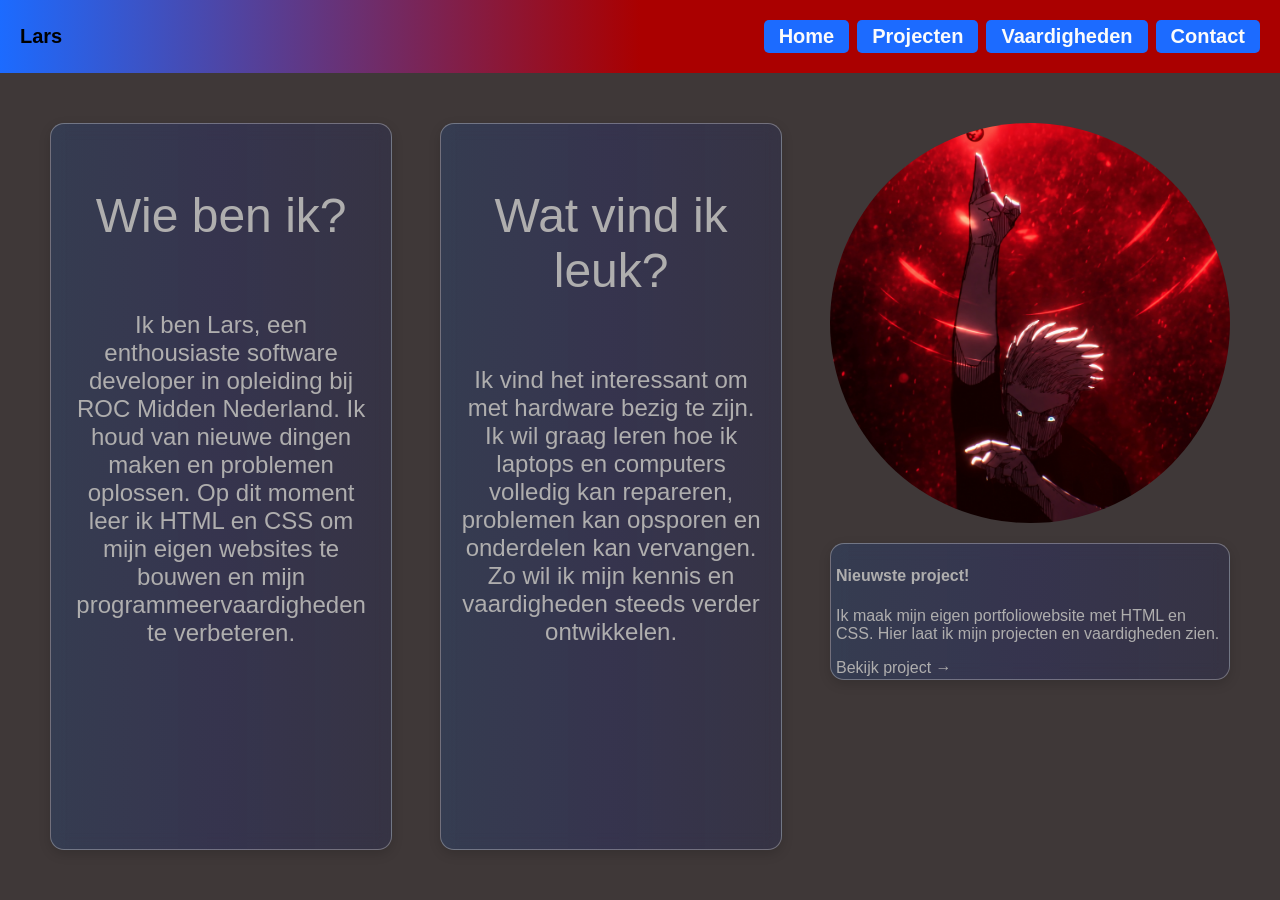
<file: index.html>
<!DOCTYPE html>
<html lang="nl">

<head>
    <meta charset="UTF-8">
    <meta name="viewport" content="width=device-width, initial-scale=1.0">
    <title>Lars</title>
    <link rel="stylesheet" href="profiel.css">
    <script type="module" src="script.js"></script>
</head>

<body>
    <div id="transition">
        <img src="foto/Satoru_Gojo.png" alt="">

        <video id="hollowPurple" muted playsinline>
            <source src="video/animation.mp4" type="video/mp4">
        </video>
    </div>
        <header class="box">
            <strong>Lars</strong>
            <input class="menu-toggle" type="checkbox" id="menu-toggle" aria-controls="main-nav">
            <label class="menu-button" for="menu-toggle">Menu</label>
            <nav class="navbar" id="main-nav" aria-label="Hoofdnavigatie">
                <a href="index.html" class="link"><strong>Home</strong></a>
                <a href="html/projecten.html" class="link"><strong>Projecten</strong></a>
                <a href="html/vaardigheden.html" class="link"><strong>Vaardigheden</strong></a>
                <a href="html/contact.html" class="link"><strong>Contact</strong></a>
            </nav>
        </header>
    <div class="content">
        <div class="text">
            <p id="groot">Wie ben ik?</p>
            <p id="main-text">Ik ben Lars, een enthousiaste software developer in opleiding bij ROC Midden Nederland. Ik
                houd van nieuwe dingen maken en problemen oplossen. Op dit moment leer ik HTML en CSS om mijn eigen
                websites te bouwen en mijn programmeervaardigheden te verbeteren.</p>
        </div>
        <div class="text">
            <p id="groot">Wat vind ik leuk?</p>
            <p id="main-text">Ik vind het interessant om met hardware bezig te zijn. Ik wil graag leren hoe ik laptops
                en computers volledig kan repareren, problemen kan opsporen en onderdelen kan vervangen. Zo wil ik mijn
                kennis en vaardigheden steeds verder ontwikkelen.</p>
        </div>
        <div class="right">

            <img src="foto/Satoru.png" alt="Mijn foto" class="profiel">

            <div class="project">
                <h4>Nieuwste project!</h4>
                <p>Ik maak mijn eigen portfoliowebsite met HTML en CSS. Hier laat ik mijn projecten en vaardigheden
                    zien.</p>
                <a href="html/projecten.html" class="link2" id="projectLink">Bekijk project →</a>
            </div>
        </div>
    </div>

    <script>
        const projectLink = document.getElementById("projectLink");
        const transition = document.getElementById("transition");
        const transitionImage = document.querySelector("#transition img");
        const video = document.getElementById("hollowPurple");

        projectLink.addEventListener("click", function (event) {
            event.preventDefault();

            transition.classList.add("active");

            setTimeout(function () {
                transition.classList.add("zoom");
            }, 50);

            setTimeout(function () {
                transitionImage.style.display = "none";
                video.style.display = "block";
                video.play();
            }, 1050);

            video.addEventListener("ended", function () {
                window.location.href = "html/projecten.html";
            }, { once: true });
        });
    </script>
</body>

</html>
</file>
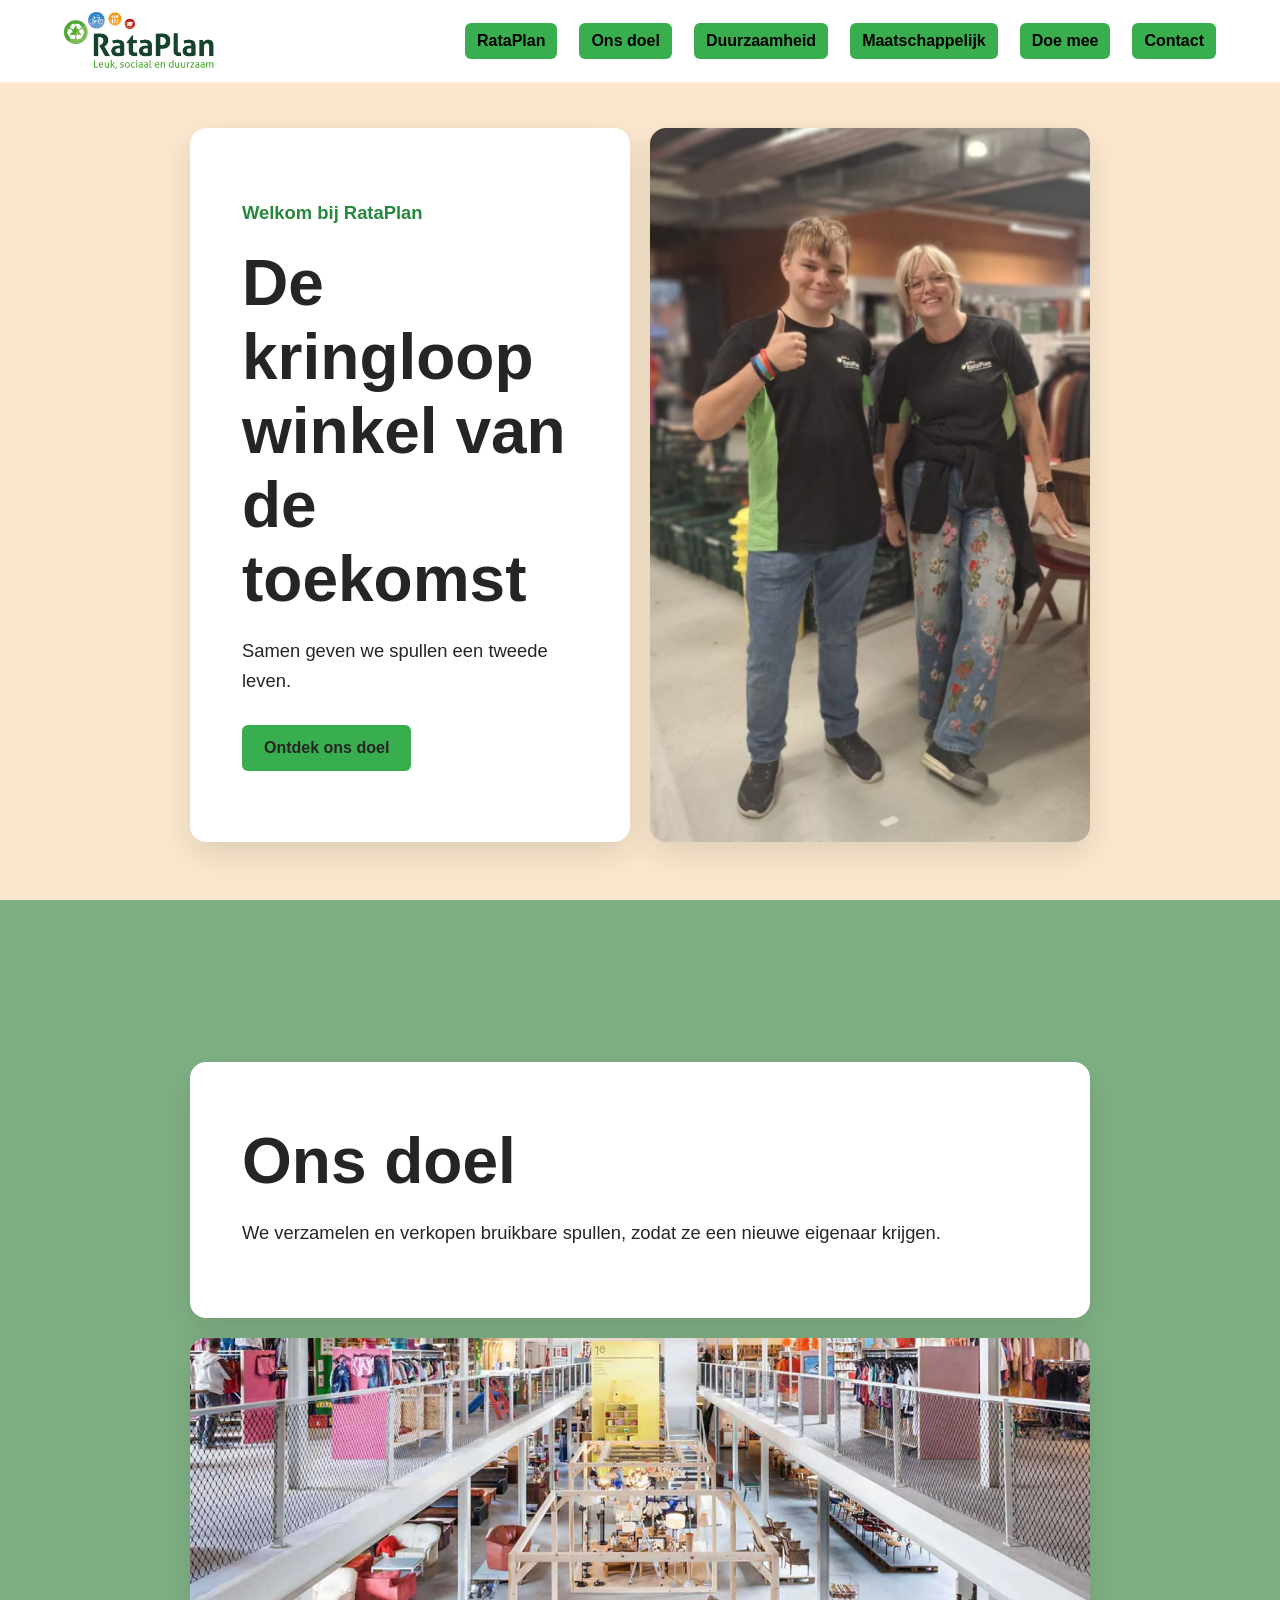
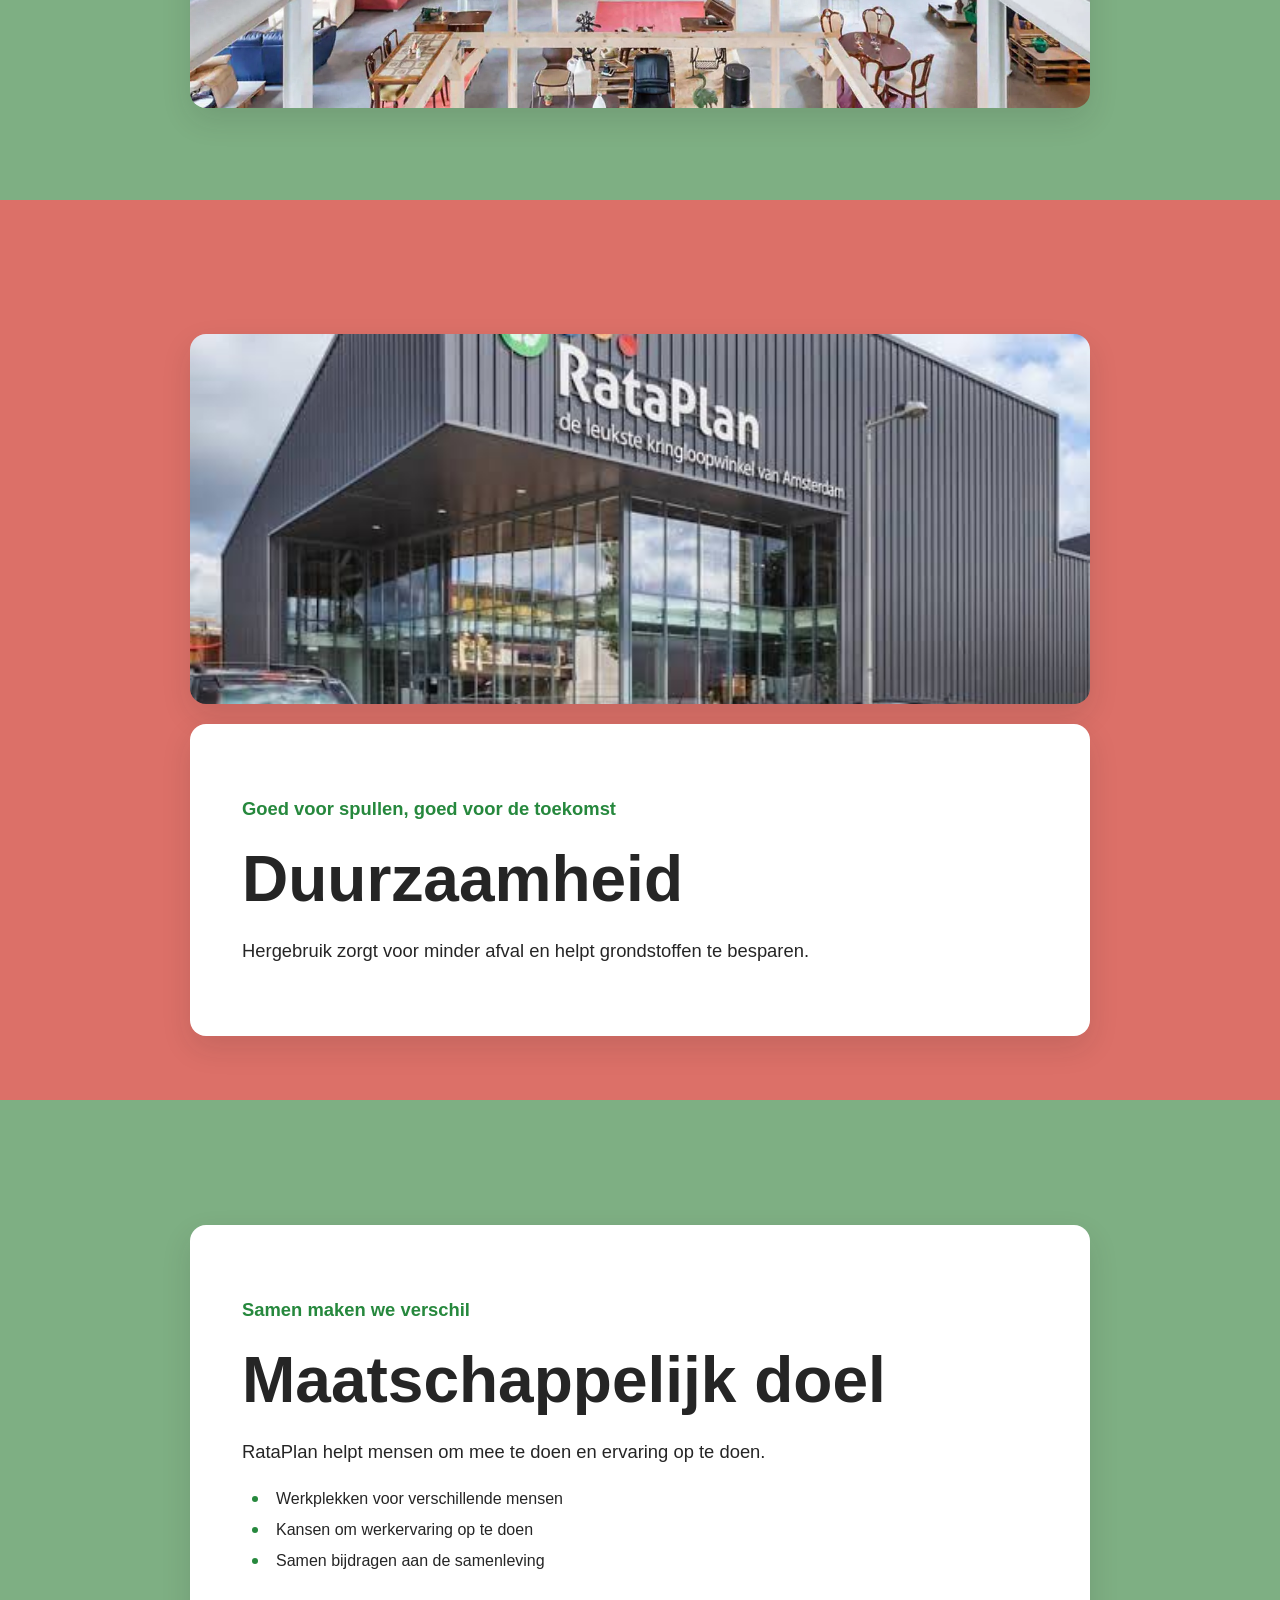
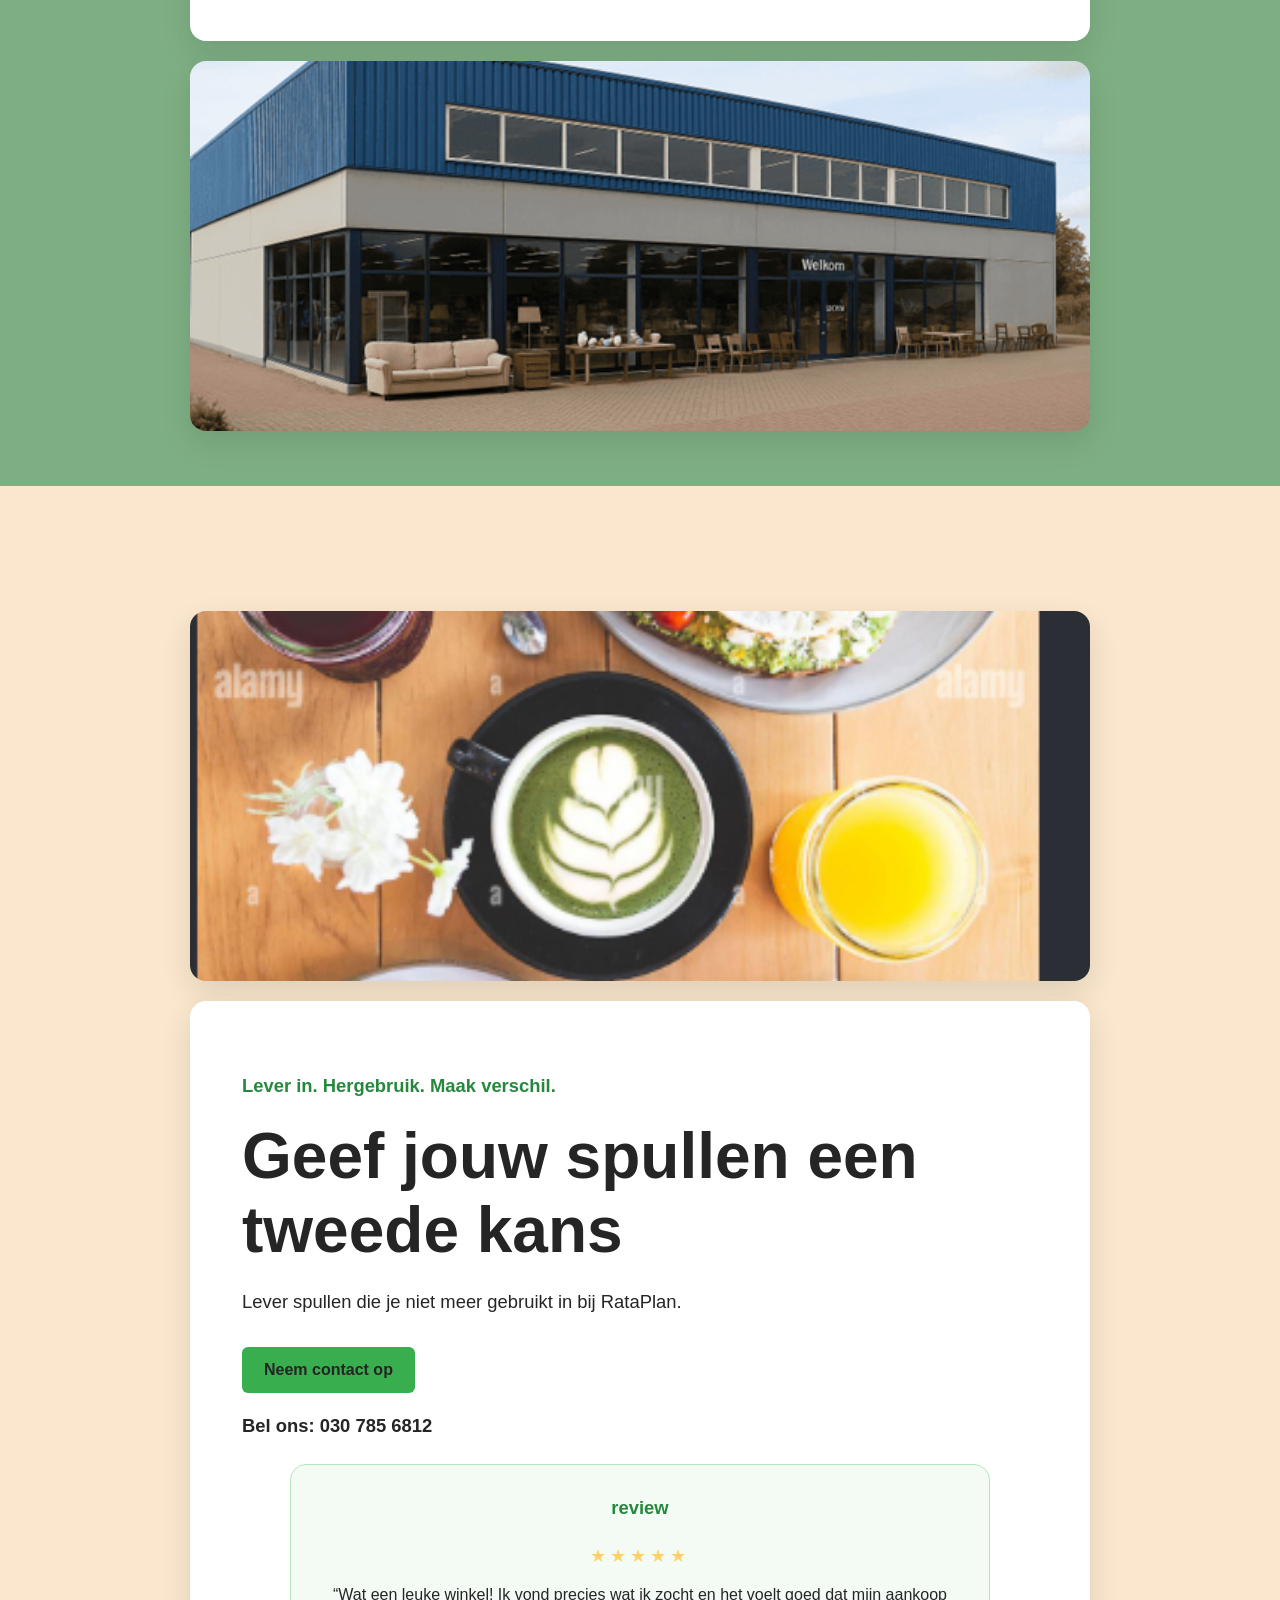
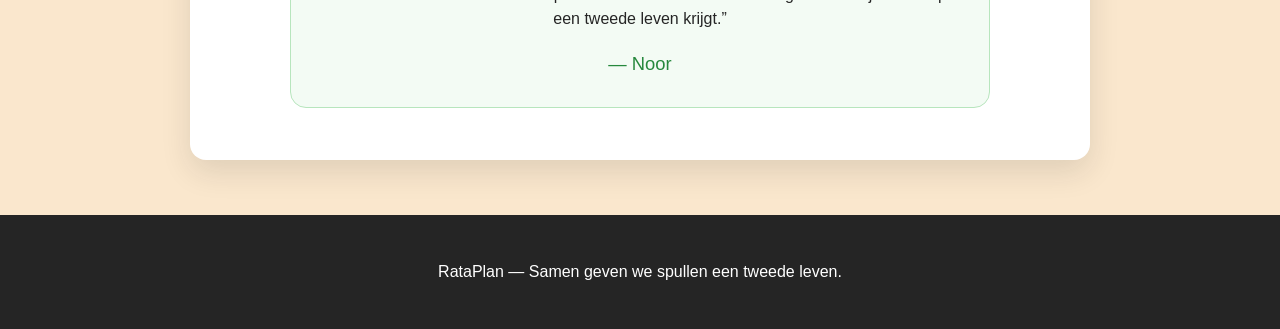
<file: projecten/backupgoedegoel/index.html>
<!DOCTYPE html>
<html lang="nl">
<head>
    <meta charset="UTF-8">
    <meta name="viewport" content="width=device-width, initial-scale=1.0">
    <title>RataPlan - Samen geven we spullen een tweede leven</title>
    <link rel="icon" type="image/x-icon" href="images/logo.png">
    <link rel="stylesheet" href="style.css">
</head>
<body>
    <header class="site-header">
        <a href="#hero" aria-label="Naar de startpagina">
            <img class="logo" src="images/rataplan.png" alt="RataPlan">
        </a>
        <nav>
            <a href="#hero">RataPlan</a>
            <a href="#doel">Ons doel</a>
            <a href="#duurzaamheid">Duurzaamheid</a>
            <a href="#maatschappelijk">Maatschappelijk</a>
            <a href="#call">Doe mee</a>
            <a href="index2.html">Contact</a>
        </nav>
    </header>

    <main>
        <section class="topic hero" id="hero">
            <div class="topic-content">
                <div class="topic-text">
                    <p class="eyebrow">Welkom bij RataPlan</p>
                    <h1>De kringloopwinkel van de toekomst</h1>
                    <p>Samen geven we spullen een tweede leven.</p>
                    <a class="button" href="#doel">Ontdek ons doel</a>
                </div>
                <div class="topic-image-wrap">
                    <img class="topic-image" src="images/Screenshot 2026-09-09 090220.png" alt="Een kijkje bij RataPlan">
                </div>
            </div>
        </section>

        <section class="topic green-topic" id="doel">
            <div class="topic-content">
                <div class="topic-text">
                    <h2>Ons doel</h2>
                    <p>We verzamelen en verkopen bruikbare spullen, zodat ze een nieuwe eigenaar krijgen.</p>
                </div>
                <div class="topic-image-wrap">
                    <img class="topic-image" src="images/Rataplan2.png" alt="Spullen krijgen een tweede leven bij RataPlan">
                </div>
            </div>
        </section>

        <section class="topic red-topic" id="duurzaamheid">
            <div class="topic-content">
                <div class="topic-text">
                    <p class="eyebrow">Goed voor spullen, goed voor de toekomst</p>
                    <h2>Duurzaamheid</h2>
                    <p>Hergebruik zorgt voor minder afval en helpt grondstoffen te besparen.</p>
                </div>
                <div class="topic-image-wrap">
                    <img class="topic-image" src="images/images4.jpg" alt="Spullen die opnieuw gebruikt kunnen worden">
                </div>
            </div>
        </section>

        <section class="topic green-topic" id="maatschappelijk">
            <div class="topic-content">
                <div class="topic-text">
                    <p class="eyebrow">Samen maken we verschil</p>
                    <h2>Maatschappelijk doel</h2>
                    <p>RataPlan helpt mensen om mee te doen en ervaring op te doen.</p>
                    <ul class="topic-list">
                        <li>Werkplekken voor verschillende mensen</li>
                        <li>Kansen om werkervaring op te doen</li>
                        <li>Samen bijdragen aan de samenleving</li>
                    </ul>
                </div>
                <div class="topic-image-wrap">
                    <img class="topic-image" src="images/kringloopwinkel.png" alt="Een medewerker in een kringloopwinkel">
                </div>
            </div>
        </section>

        <section class="topic call-topic" id="call">
            <div class="topic-content">
                <div class="topic-text">
                    <p class="eyebrow">Lever in. Hergebruik. Maak verschil.</p>
                    <h2>Geef jouw spullen een tweede kans</h2>
                    <p>Lever spullen die je niet meer gebruikt in bij RataPlan.</p>
                    <a class="button" href="index2.html">Neem contact op</a>
                    <p class="phone">Bel ons: 030 785 6812</p>
                    <div class="review-card">
                        <p class="review-label">review</p>
                        <p class="review-stars" aria-label="5 van de 5 sterren">★★★★★</p>
                        <blockquote>
                            “Wat een leuke winkel! Ik vond precies wat ik zocht en het voelt goed dat mijn aankoop een tweede leven krijgt.”
                        </blockquote>
                        <p class="review-author">— Noor</p>
                    </div>
                </div>
                <div class="topic-image-wrap">
                    <img class="topic-image" src="images/eten-en-drinken.jpg" alt="Spullen en vondsten bij RataPlan">
                </div>
            </div>
        </section>
    </main>

    <footer class="site-footer">
        <p>RataPlan — Samen geven we spullen een tweede leven.</p>
    </footer>
</body>
</html>
</file>
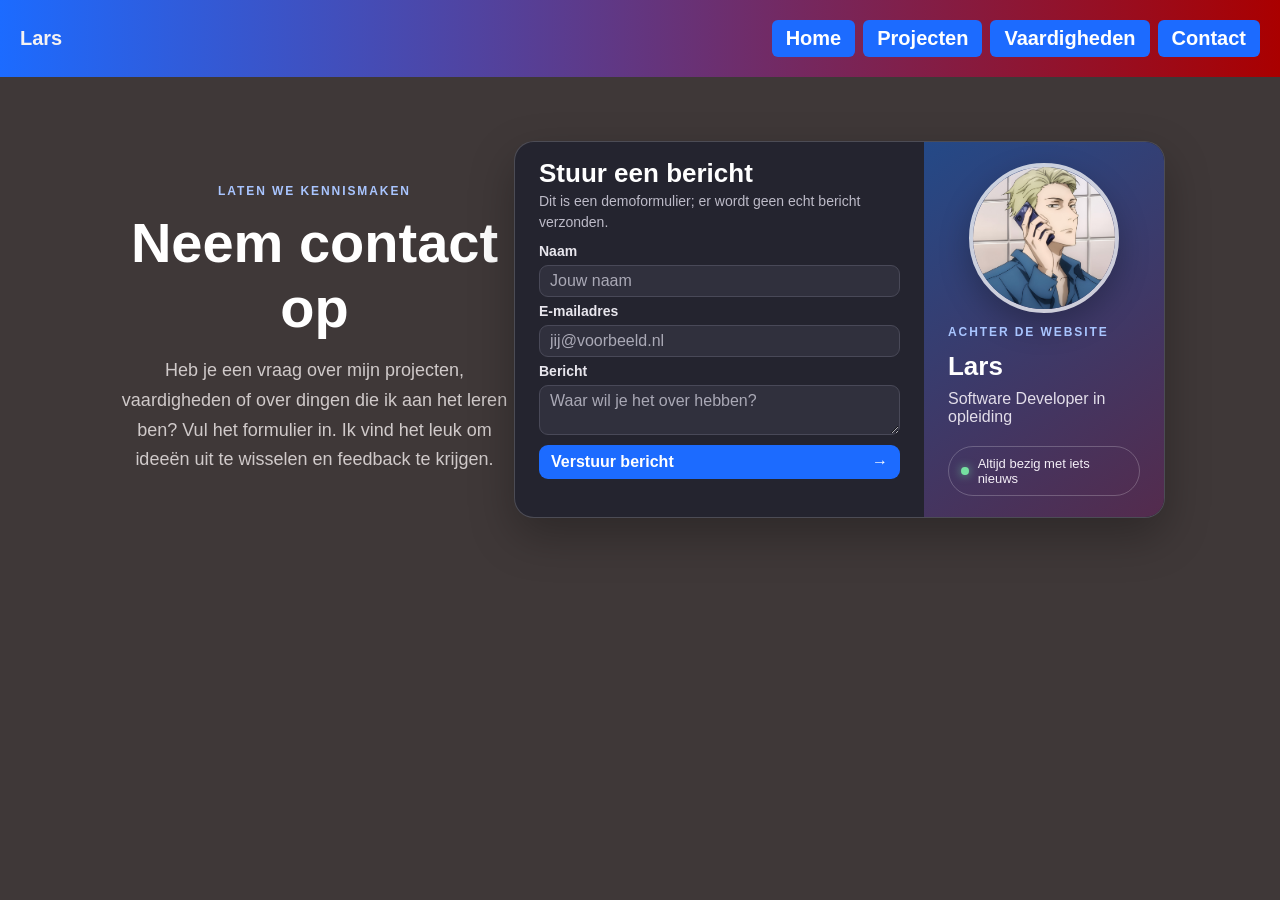
<file: html/contact.html>
<head>
    <meta charset="UTF-8">
    <meta name="viewport" content="width=device-width, initial-scale=1.0">
    <title>Lars</title>
    <link rel="stylesheet" href="contact.css">
</head>
<body>
    <header class="box">
        <strong>Lars</strong>
        <input class="menu-toggle" type="checkbox" id="menu-toggle" aria-controls="main-nav">
        <label class="menu-button" for="menu-toggle">Menu</label>
        <nav class="navbar" id="main-nav" aria-label="Hoofdnavigatie">
            <a href="../index.html" class="link"><strong>Home</strong></a>
            <a href="projecten.html" class="link"><strong>Projecten</strong></a>
            <a href="vaardigheden.html" class="link"><strong>Vaardigheden</strong></a>
            <a href="contact.html" class="link"><strong>Contact</strong></a>
        </nav>
    </header>
    <main class="contact-page">
        <section class="contact-intro">
            <p class="eyebrow">LATEN WE KENNISMAKEN</p>
            <h1>Neem contact op</h1>
            <p>Heb je een vraag over mijn projecten, vaardigheden of over dingen die ik aan het leren ben? Vul het formulier in. Ik vind het leuk om ideeën uit te wisselen en feedback te krijgen.</p>
        </section>

        <section class="contact-card" aria-label="Contactformulier">
            <form class="input-box" id="contact-form">
                <h2>Stuur een bericht</h2>
                <p class="form-note">Dit is een demoformulier; er wordt geen echt bericht verzonden.</p>

                <label for="name">Naam</label>
                <input type="text" id="name" name="name" placeholder="Jouw naam" required>

                <label for="email">E-mailadres</label>
                <input type="email" id="email" name="email" placeholder="jij@voorbeeld.nl" required>

                <label for="message">Bericht</label>
                <textarea id="message" name="message" placeholder="Waar wil je het over hebben?" required></textarea>

                <button type="submit">Verstuur bericht <span aria-hidden="true">→</span></button>
                <p id="form-status" class="form-note" role="status" aria-live="polite"></p>
            </form>

            <aside class="contact-aside">
                <img src="../foto/nanami (1).jpg" alt="Portret voor de contactpagina" class="profiel">
                <p class="aside-label">ACHTER DE WEBSITE</p>
                <h2>Lars</h2>
                <p>Software Developer in opleiding</p>
                <span class="status"><span aria-hidden="true"></span> Altijd bezig met iets nieuws</span>
            </aside>
        </section>
    </main>
    <script src="contact.js"></script>
</body>
</file>
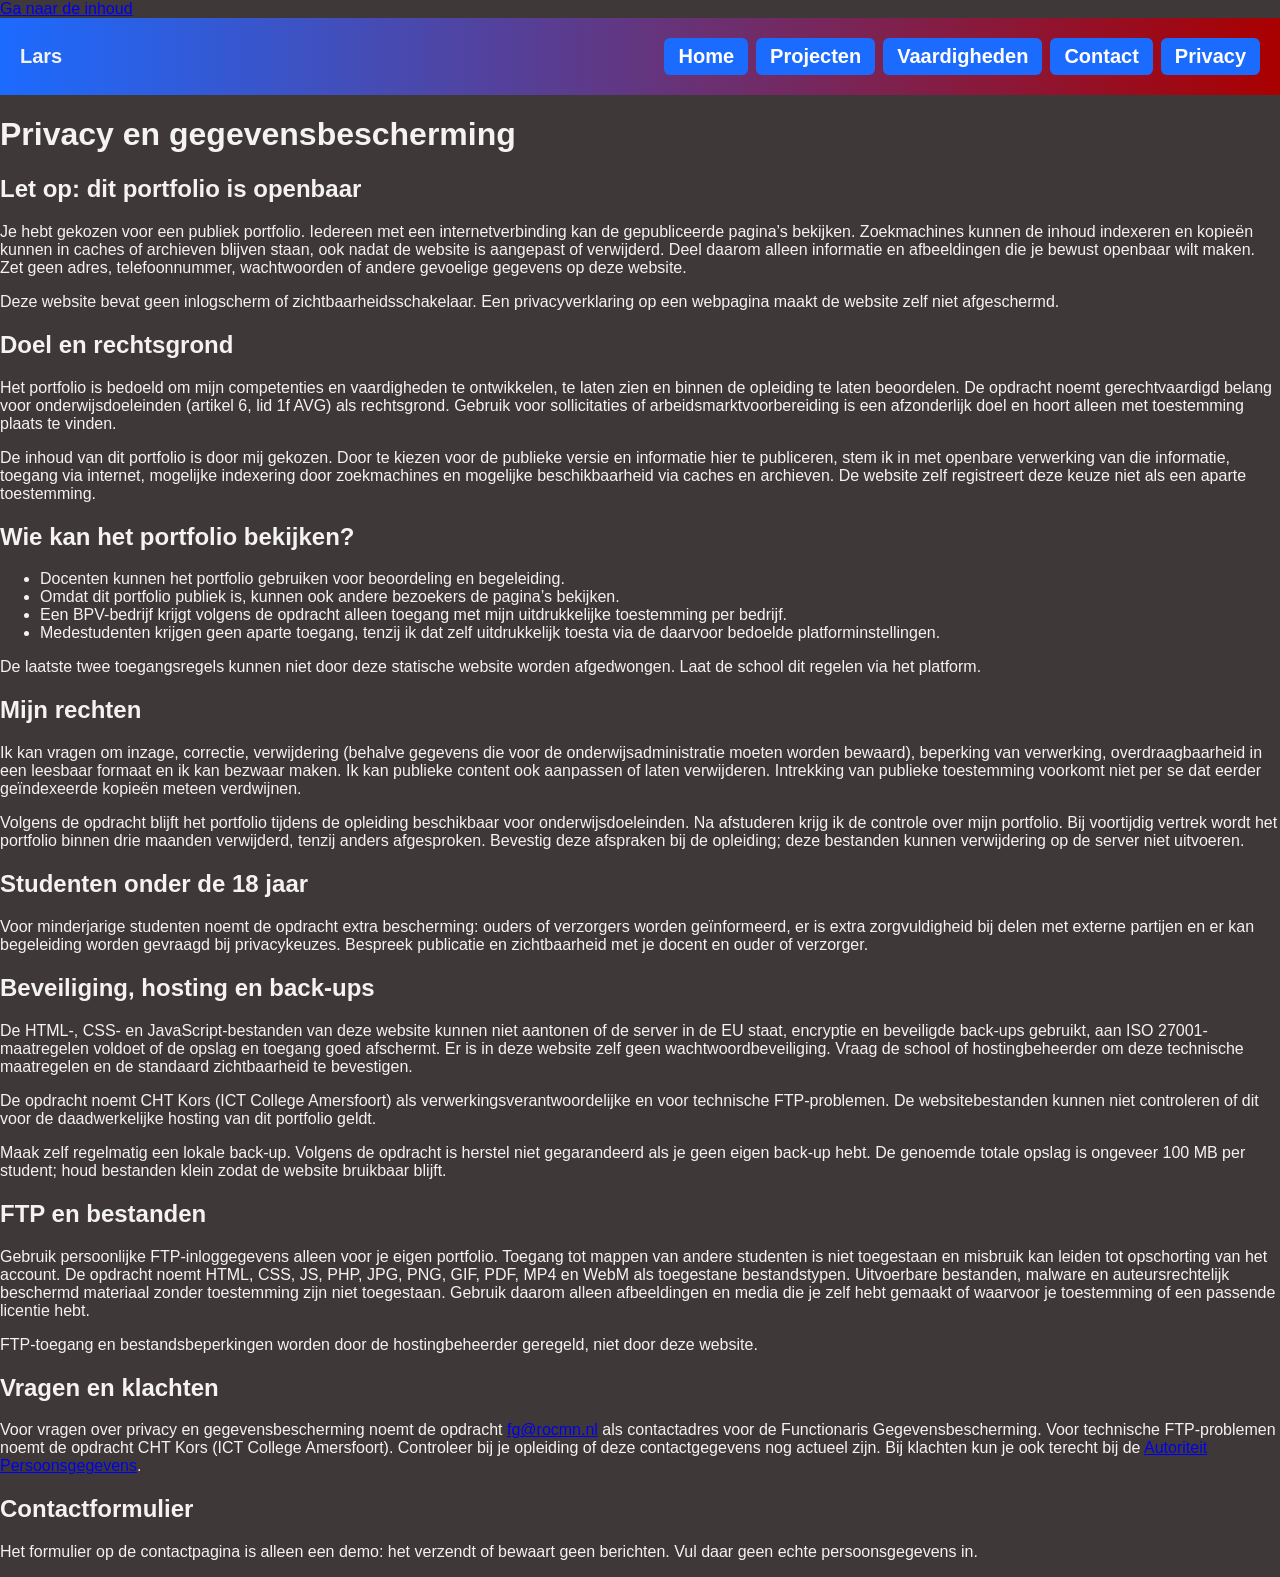
<file: html/privacy.html>
<!DOCTYPE html>
<html lang="nl">
<head>
    <meta charset="UTF-8">
    <meta name="viewport" content="width=device-width, initial-scale=1.0">
    <meta name="description" content="Informatie over zichtbaarheid, privacy en gegevensbescherming van dit portfolio.">
    <title>Privacy | Lars</title>
    <link rel="stylesheet" href="contact.css">
</head>
<body>
    <a class="skip-link" href="#main">Ga naar de inhoud</a>
    <header class="box">
        <strong>Lars</strong>
        <input class="menu-toggle" type="checkbox" id="menu-toggle" aria-controls="main-nav">
        <label class="menu-button" for="menu-toggle">Menu</label>
        <nav class="navbar" id="main-nav" aria-label="Hoofdnavigatie">
            <a href="../index.html" class="link"><strong>Home</strong></a>
            <a href="projecten.html" class="link"><strong>Projecten</strong></a>
            <a href="vaardigheden.html" class="link"><strong>Vaardigheden</strong></a>
            <a href="contact.html" class="link"><strong>Contact</strong></a>
            <a href="privacy.html" class="link" aria-current="page"><strong>Privacy</strong></a>
        </nav>
    </header>
    <main class="privacy-page" id="main">
        <h1>Privacy en gegevensbescherming</h1>
        <section class="privacy-card privacy-notice" aria-labelledby="public-title">
            <h2 id="public-title">Let op: dit portfolio is openbaar</h2>
            <p>Je hebt gekozen voor een publiek portfolio. Iedereen met een internetverbinding kan de gepubliceerde pagina’s bekijken. Zoekmachines kunnen de inhoud indexeren en kopieën kunnen in caches of archieven blijven staan, ook nadat de website is aangepast of verwijderd. Deel daarom alleen informatie en afbeeldingen die je bewust openbaar wilt maken. Zet geen adres, telefoonnummer, wachtwoorden of andere gevoelige gegevens op deze website.</p>
            <p>Deze website bevat geen inlogscherm of zichtbaarheidsschakelaar. Een privacyverklaring op een webpagina maakt de website zelf niet afgeschermd.</p>
        </section>

        <section class="privacy-card" aria-labelledby="purpose-title">
            <h2 id="purpose-title">Doel en rechtsgrond</h2>
            <p>Het portfolio is bedoeld om mijn competenties en vaardigheden te ontwikkelen, te laten zien en binnen de opleiding te laten beoordelen. De opdracht noemt gerechtvaardigd belang voor onderwijsdoeleinden (artikel 6, lid 1f AVG) als rechtsgrond. Gebruik voor sollicitaties of arbeidsmarktvoorbereiding is een afzonderlijk doel en hoort alleen met toestemming plaats te vinden.</p>
            <p>De inhoud van dit portfolio is door mij gekozen. Door te kiezen voor de publieke versie en informatie hier te publiceren, stem ik in met openbare verwerking van die informatie, toegang via internet, mogelijke indexering door zoekmachines en mogelijke beschikbaarheid via caches en archieven. De website zelf registreert deze keuze niet als een aparte toestemming.</p>
        </section>

        <section class="privacy-card" aria-labelledby="access-title">
            <h2 id="access-title">Wie kan het portfolio bekijken?</h2>
            <ul>
                <li>Docenten kunnen het portfolio gebruiken voor beoordeling en begeleiding.</li>
                <li>Omdat dit portfolio publiek is, kunnen ook andere bezoekers de pagina’s bekijken.</li>
                <li>Een BPV-bedrijf krijgt volgens de opdracht alleen toegang met mijn uitdrukkelijke toestemming per bedrijf.</li>
                <li>Medestudenten krijgen geen aparte toegang, tenzij ik dat zelf uitdrukkelijk toesta via de daarvoor bedoelde platforminstellingen.</li>
            </ul>
            <p>De laatste twee toegangsregels kunnen niet door deze statische website worden afgedwongen. Laat de school dit regelen via het platform.</p>
        </section>

        <section class="privacy-card" aria-labelledby="rights-title">
            <h2 id="rights-title">Mijn rechten</h2>
            <p>Ik kan vragen om inzage, correctie, verwijdering (behalve gegevens die voor de onderwijsadministratie moeten worden bewaard), beperking van verwerking, overdraagbaarheid in een leesbaar formaat en ik kan bezwaar maken. Ik kan publieke content ook aanpassen of laten verwijderen. Intrekking van publieke toestemming voorkomt niet per se dat eerder geïndexeerde kopieën meteen verdwijnen.</p>
            <p>Volgens de opdracht blijft het portfolio tijdens de opleiding beschikbaar voor onderwijsdoeleinden. Na afstuderen krijg ik de controle over mijn portfolio. Bij voortijdig vertrek wordt het portfolio binnen drie maanden verwijderd, tenzij anders afgesproken. Bevestig deze afspraken bij de opleiding; deze bestanden kunnen verwijdering op de server niet uitvoeren.</p>
        </section>

        <section class="privacy-card" aria-labelledby="minors-title">
            <h2 id="minors-title">Studenten onder de 18 jaar</h2>
            <p>Voor minderjarige studenten noemt de opdracht extra bescherming: ouders of verzorgers worden geïnformeerd, er is extra zorgvuldigheid bij delen met externe partijen en er kan begeleiding worden gevraagd bij privacykeuzes. Bespreek publicatie en zichtbaarheid met je docent en ouder of verzorger.</p>
        </section>

        <section class="privacy-card" aria-labelledby="technical-title">
            <h2 id="technical-title">Beveiliging, hosting en back-ups</h2>
            <p>De HTML-, CSS- en JavaScript-bestanden van deze website kunnen niet aantonen of de server in de EU staat, encryptie en beveiligde back-ups gebruikt, aan ISO 27001-maatregelen voldoet of de opslag en toegang goed afschermt. Er is in deze website zelf geen wachtwoordbeveiliging. Vraag de school of hostingbeheerder om deze technische maatregelen en de standaard zichtbaarheid te bevestigen.</p>
            <p>De opdracht noemt CHT Kors (ICT College Amersfoort) als verwerkingsverantwoordelijke en voor technische FTP-problemen. De websitebestanden kunnen niet controleren of dit voor de daadwerkelijke hosting van dit portfolio geldt.</p>
            <p>Maak zelf regelmatig een lokale back-up. Volgens de opdracht is herstel niet gegarandeerd als je geen eigen back-up hebt. De genoemde totale opslag is ongeveer 100 MB per student; houd bestanden klein zodat de website bruikbaar blijft.</p>
        </section>

        <section class="privacy-card" aria-labelledby="ftp-title">
            <h2 id="ftp-title">FTP en bestanden</h2>
            <p>Gebruik persoonlijke FTP-inloggegevens alleen voor je eigen portfolio. Toegang tot mappen van andere studenten is niet toegestaan en misbruik kan leiden tot opschorting van het account. De opdracht noemt HTML, CSS, JS, PHP, JPG, PNG, GIF, PDF, MP4 en WebM als toegestane bestandstypen. Uitvoerbare bestanden, malware en auteursrechtelijk beschermd materiaal zonder toestemming zijn niet toegestaan. Gebruik daarom alleen afbeeldingen en media die je zelf hebt gemaakt of waarvoor je toestemming of een passende licentie hebt.</p>
            <p>FTP-toegang en bestandsbeperkingen worden door de hostingbeheerder geregeld, niet door deze website.</p>
        </section>

        <section class="privacy-card" aria-labelledby="contact-title">
            <h2 id="contact-title">Vragen en klachten</h2>
            <p>Voor vragen over privacy en gegevensbescherming noemt de opdracht <a href="mailto:fg@rocmn.nl">fg@rocmn.nl</a> als contactadres voor de Functionaris Gegevensbescherming. Voor technische FTP-problemen noemt de opdracht CHT Kors (ICT College Amersfoort). Controleer bij je opleiding of deze contactgegevens nog actueel zijn. Bij klachten kun je ook terecht bij de <a href="https://autoriteitpersoonsgegevens.nl/">Autoriteit Persoonsgegevens</a>.</p>
        </section>

        <section class="privacy-card" aria-labelledby="demo-title">
            <h2 id="demo-title">Contactformulier</h2>
            <p>Het formulier op de contactpagina is alleen een demo: het verzendt of bewaart geen berichten. Vul daar geen echte persoonsgegevens in.</p>
        </section>
    </main>
</body>
</html>
</file>
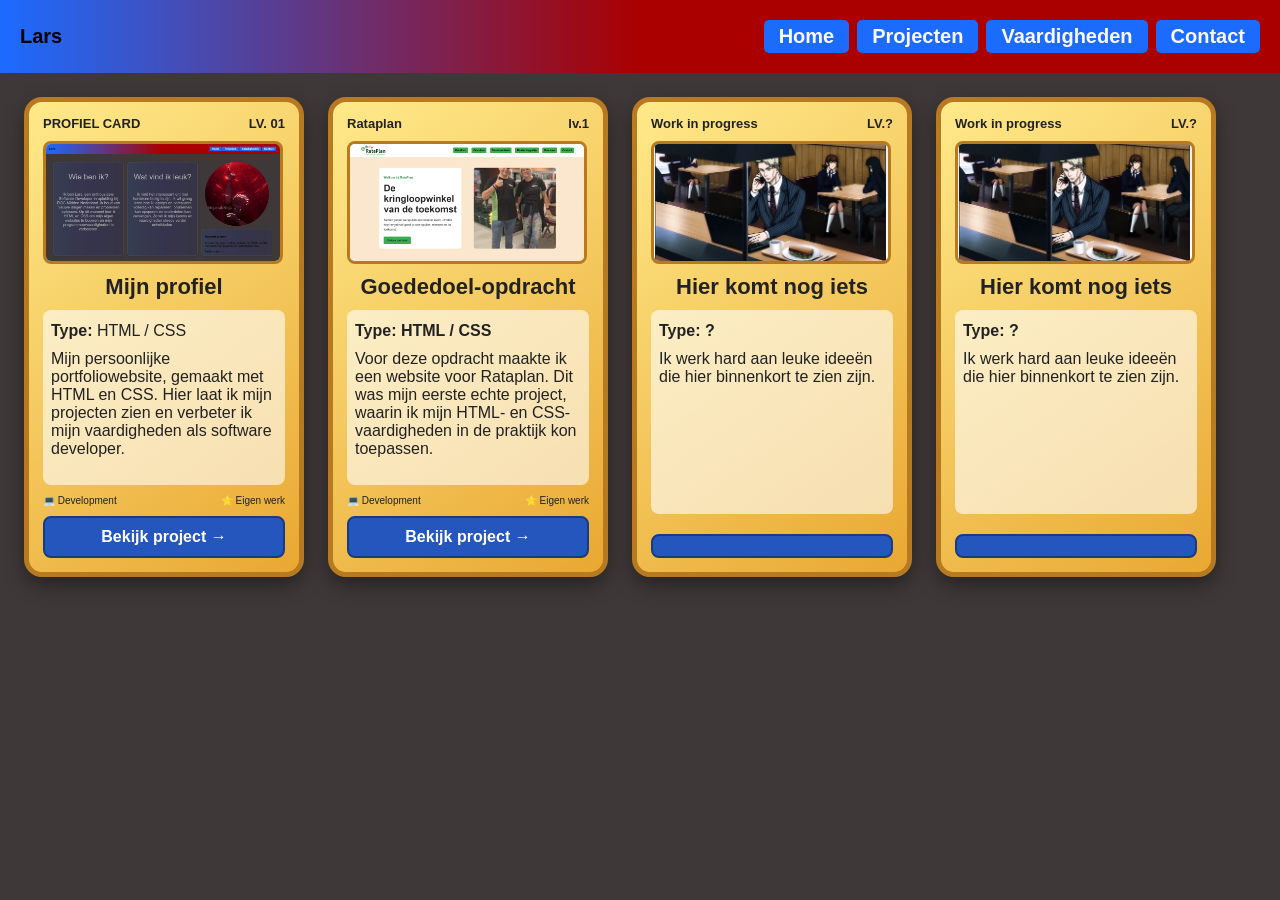
<file: html/projecten.html>
<head>
    <meta charset="UTF-8">
    <meta name="viewport" content="width=device-width, initial-scale=1.0">
    <title>Lars</title>
    <link rel="stylesheet" href="projecten.css">
</head>

<body>
    <header class="box">
        <strong>Lars</strong>
        <input class="menu-toggle" type="checkbox" id="menu-toggle" aria-controls="main-nav">
        <label class="menu-button" for="menu-toggle">Menu</label>
        <nav class="navbar" id="main-nav" aria-label="Hoofdnavigatie">
            <a href="../index.html" class="link"><strong>Home</strong></a>
            <a href="projecten.html" class="link"><strong>Projecten</strong></a>
            <a href="vaardigheden.html" class="link"><strong>Vaardigheden</strong></a>
            <a href="contact.html" class="link"><strong>Contact</strong></a>
        </nav>
    </header>

    <main class="project-list">
        <div class="project-card">
            <div class="project-header">
                <span>PROFIEL CARD</span>
                <span>LV. 01</span>
            </div>

            <div class="project-image">
                <img src="../foto/pofiel.png" alt="Foto van mijn profiel...">
            </div>

            <h2>Mijn profiel</h2>

            <div class="project-info">
                <p><strong>Type:</strong> HTML / CSS</p>
                <p>Mijn persoonlijke portfoliowebsite, gemaakt met HTML en CSS. Hier laat ik mijn projecten zien en
                    verbeter ik mijn vaardigheden als software developer.</p>
            </div>

            <div class="project-stats">
                <span>💻 Development</span>
                <span>⭐ Eigen werk</span>
            </div>

            <a href="../index.html" class="project-button">Bekijk project →</a>
        </div>

        <div class="project-card project-card--blank">
            <div class="project-header">
                <span>Rataplan</span>
                <span>lv.1</span>
            </div>
            <div class="project-image"><img src="../foto/rataplan.png" alt=""></div>
            <h2>Goededoel-opdracht</h2>
            <div class="project-info">
                <p><strong>Type: HTML / CSS</strong></p>
                <p>Voor deze opdracht maakte ik een website voor Rataplan. Dit was mijn eerste
                    echte project, waarin ik mijn HTML- en CSS-vaardigheden in de praktijk kon toepassen.</p>
            </div>
            <div class="project-stats">
                <span>💻 Development</span>
                <span>⭐ Eigen werk</span>
            </div>
            <a href="../projecten/backupgoedegoel/index.html" class="project-button">Bekijk project →</a>
        </div>

        <div class="project-card project-card--blank">
            <div class="project-header">
                <span>Work in progress</span>
                <span>LV.?</span>
            </div>
            <div class="project-image"><img src="../foto/nanamipart2.png" alt=""></div>
            <h2>Hier komt nog iets</h2>
            <div class="project-info">
                <p><strong>Type: ?</strong></p>
                <p>Ik werk hard aan leuke ideeën die hier binnenkort te zien zijn.</p>
            </div>
            <div class="project-stats">
                <span></span>
                <span></span>
            </div>
            <a href="../projecten/js game/multiplayer.html" class="project-button"></a>
        </div>

        <div class="project-card project-card--blank">
            <div class="project-header">
                <span>Work in progress</span>
                <span>LV.?</span>
            </div>
            <div class="project-image"><img src="../foto/nanamipart2.png" alt=""></div>
            <h2>Hier komt nog iets</h2>
            <div class="project-info">
                <p><strong>Type: ?</strong></p>
                <p>Ik werk hard aan leuke ideeën die hier binnenkort te zien zijn.</p>
            </div>
            <div class="project-stats">
                <span></span>
                <span></span>
            </div>
            <a href="" class="project-button"></a>
        </div>
    </main>
</file>
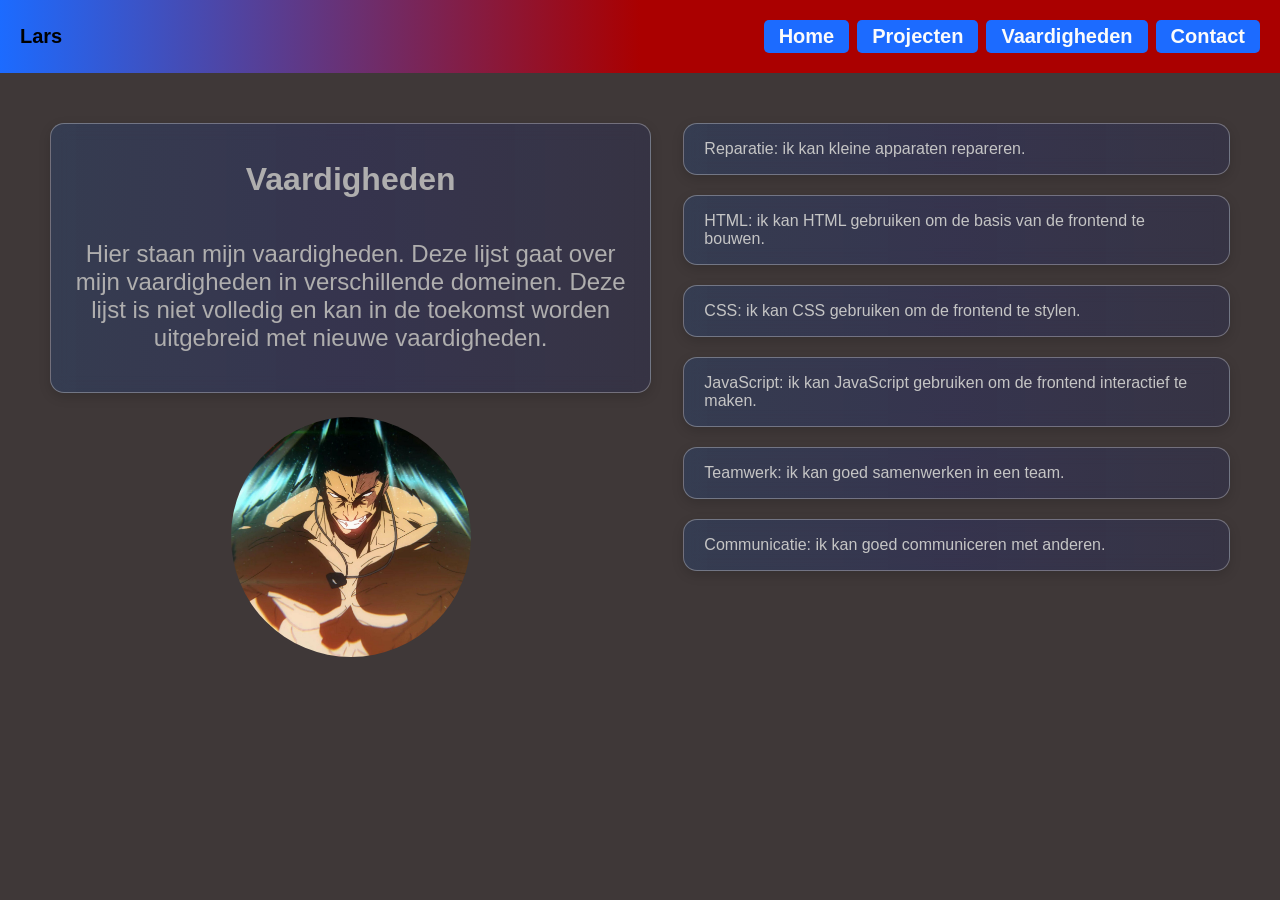
<file: html/vaardigheden.html>
<head>
    <meta charset="UTF-8">
    <meta name="viewport" content="width=device-width, initial-scale=1.0">
    <title>Lars</title>
    <link rel="stylesheet" href="vaardigheden.css">
</head>

<body>

        <header class="box">
            <strong>Lars</strong>
            <input class="menu-toggle" type="checkbox" id="menu-toggle" aria-controls="main-nav">
            <label class="menu-button" for="menu-toggle">Menu</label>
            <nav class="navbar" id="main-nav" aria-label="Hoofdnavigatie">
                <a href="../index.html" class="link"><strong>Home</strong></a>
                <a href="projecten.html" class="link"><strong>Projecten</strong></a>
                <a href="vaardigheden.html" class="link"><strong>Vaardigheden</strong></a>
                <a href="contact.html" class="link"><strong>Contact</strong></a>
            </nav>
        </header>
    <div class="content">
        <div class="flex1">
            <div class="text">
            <h1>Vaardigheden</h1>
            <p id="main-text">Hier staan mijn vaardigheden. Deze lijst gaat over mijn vaardigheden in verschillende
                domeinen. Deze lijst is niet volledig en kan in de toekomst worden uitgebreid met nieuwe vaardigheden.
            </p>
            </div>
            <img src="../foto/todo.jpg" class="profiel" alt="">
        </div>
        
        <div class="right">
            <div id="textcolor" class="project">Reparatie: ik kan kleine apparaten repareren.</div>
            <div id="textcolor" class="project">HTML: ik kan HTML gebruiken om de basis van de frontend te bouwen.</div>
            <div id="textcolor" class="project">CSS: ik kan CSS gebruiken om de frontend te stylen.</div>
            <div id="textcolor" class="project">JavaScript: ik kan JavaScript gebruiken om de frontend interactief te maken.</div>
            <div id="textcolor" class="project">Teamwerk: ik kan goed samenwerken in een team.</div>
            <div id="textcolor" class="project">Communicatie: ik kan goed communiceren met anderen.</div>
        </div>
    </div>
</file>
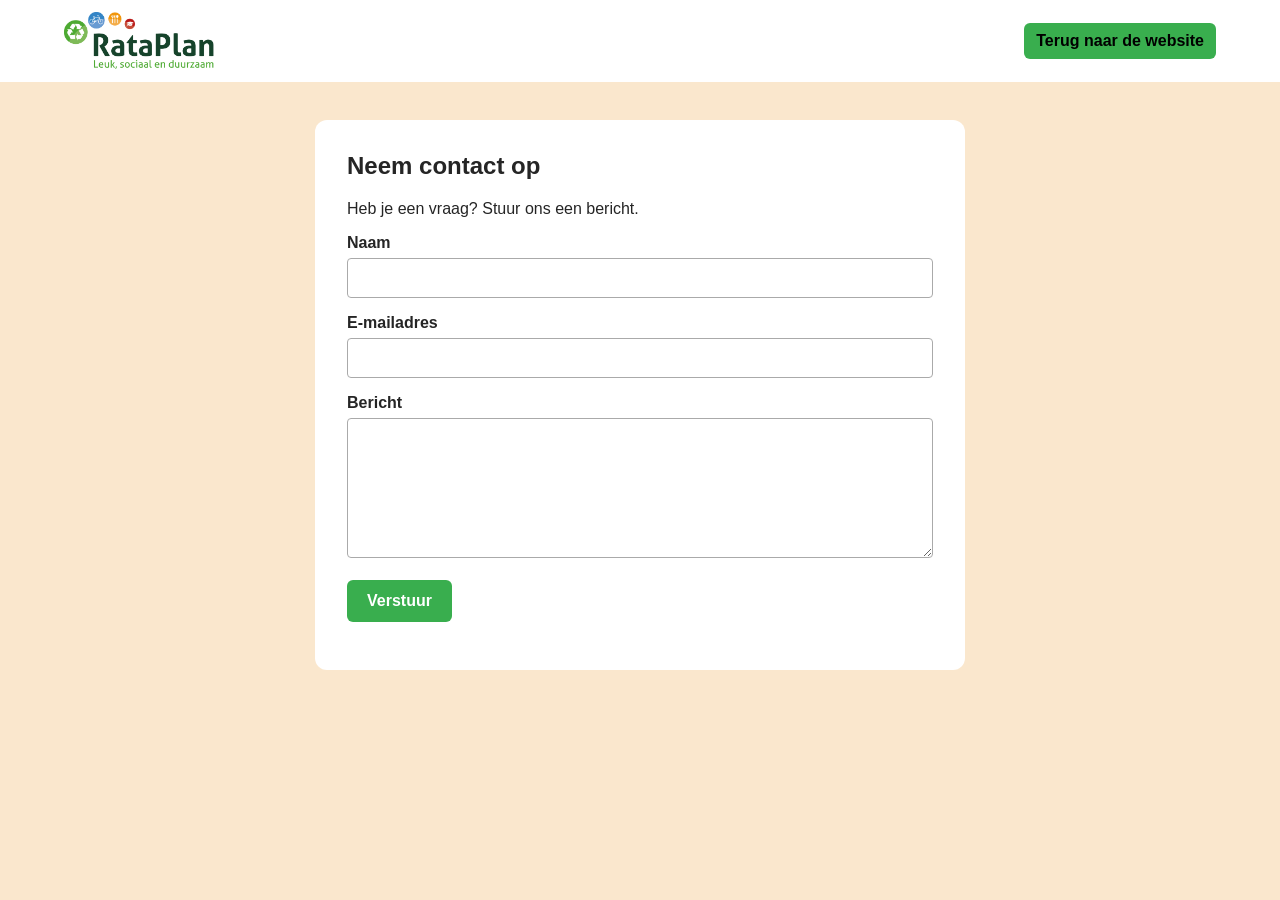
<file: projecten/backupgoedegoel/index2.html>
<!DOCTYPE html>
<html lang="nl">
<head>
    <meta charset="UTF-8">
    <meta name="viewport" content="width=device-width, initial-scale=1.0">
    <title>Contact - RataPlan</title>
    <link rel="icon" type="image/x-icon" href="images/logo.png">
    <link rel="stylesheet" href="style.css">
</head>
<body>
    <header class="site-header">
        <a href="index.html" aria-label="Terug naar RataPlan">
            <img class="logo" src="images/rataplan.png" alt="RataPlan">
        </a>
        <nav>
            <a href="index.html">Terug naar de website</a>
        </nav>
    </header>

    <main class="contact-page">
        <section class="contact-card">
            <h1>Neem contact op</h1>
            <p>Heb je een vraag? Stuur ons een bericht.</p>
            <form id="contact-form">
                <label for="name">Naam</label>
                <input type="text" id="name" name="name" required>

                <label for="email">E-mailadres</label>
                <input type="email" id="email" name="email" required>

                <label for="message">Bericht</label>
                <textarea id="message" name="message" required></textarea>

                <button type="submit">Verstuur</button>
                <p id="form-status" role="status" aria-live="polite"></p>
            </form>
        </section>
    </main>
    <script src="contact.js"></script>
</body>
</html>
</file>
<file: profiel.css>
body {
    background-color: rgb(63, 56, 56);
    margin: 0;
    font-family: Arial;
    display: flex;
    flex-direction: column;
    min-height: 100vh;
    box-sizing: border-box;

}

*,
*::before,
*::after {
    box-sizing: border-box;
}


.box {
    display: flex;
    justify-content: space-between;
    align-items: center;
    font-size: 20px;
    background: #1c6bff;
    background: linear-gradient(90deg, rgba(28, 107, 255, 1) 0%, rgba(170, 0, 0, 1) 50%);
    padding: 20px;
    text-align: left;
}

.navbar {
    display: flex;
    align-items: center;
    gap: 8px;
}

.menu-toggle,
.menu-button {
    display: none;
}

.text {
    
    display: flex;
    justify-content: flex-start;
    align-items: center;
    flex-direction: column;
    color: rgb(175, 174, 174);
    max-width: 29%;
    
    width: 29%;
    padding: 16px 20px;
    background: linear-gradient(90deg, #0857d729, #0f25b12f, #061d8e25);
    border: 1px solid rgba(255, 255, 255, 0.3);
    border-radius: 14px;
    backdrop-filter: blur(8px);
    box-shadow: 0 4px 12px rgba(0, 0, 0, 0.15);
}

#groot {
    font-size: 300%;
    text-align: center;
}

footer {
    padding: 20px;
    background-color: rgb(94, 94, 94);
    color: white;
}

.content {
    flex: 1;
    display: flex;
    align-items: top;
    justify-content: space-between;
    padding: 50px;
    
}


.content img {
    width: 400px;
    height: 400px;
}

button {
    background: none;
    border: none;
    font-size: 16px;

}

.link {
    color: rgb(251, 251, 251);
    text-decoration: none;
    background-color: rgb(28, 107, 255);
    border-radius: 5px;
    padding: 5px 15px;
    margin: auto;
    
    
}

.project {
    width: 400px;
    padding: 2px 5px;
    background: linear-gradient(90deg, #0857d729, #0f25b12f, #061d8e25);
    border: 1px solid rgba(255, 255, 255, 0.3);
    border-radius: 14px;
    backdrop-filter: blur(8px);
    box-shadow: 0 4px 12px rgba(0, 0, 0, 0.15);
    color: rgb(175, 174, 174);
}

.right {
    display: flex;
    flex-direction: column;
    align-items: center;
    gap: 20px;
}

.link2 {
    color: rgb(175, 174, 174);
    text-decoration: none;
}

.profiel {
    width: 20%;
    height: 20%;
    border-radius: 50%;
    object-fit: cover;
    transition: transform 1s ease;
}

.profiel.zoom {
    position: fixed;
    top: 50%;
    left: 50%;
    width: 100vw;
    height: 100vh;
    border-radius: 0;
    object-fit: cover;
    transform: translate(-50%, -50%);
    z-index: 9999;
}

.profiel.zoom {
    transform: scale(5);
}

#main-text {
    font-size: 24px;
    text-align: center;
    margin-top: 20px;
    color: rgb(175, 174, 174);
}

#transition {
    position: fixed;
    top: 0;
    left: 0;
    width: 100vw;
    height: 100vh;
    background: black;
    opacity: 0;
    visibility: hidden;
    align-items: center;
    justify-content: center;
    z-index: 99999;
    overflow: hidden;
}

#transition.active {
    opacity: 1;
    visibility: visible;
}

#transition img {
    width: 200px;
    height: 200px;
    border-radius: 50%;
    object-fit: cover;
    transform: scale(1);
    transition: transform 1s ease;
}

#transition.zoom img {
    transform: scale(8);
}

#hollowPurple {
    display: none;
    position: absolute;
    top: 0;
    left: 0;
    width: 100%;
    height: 100%;
    object-fit: cover;
}

#transition img {
    width: 200px;
    height: 200px;
    border-radius: 50%;
    object-fit: cover;
    transition: transform 1s ease;
}

#transition.active img {
    transform: scale(8);
}

#hollowPurple {
    display: none;
    position: absolute;
    top: 0;
    left: 0;
    width: 100%;
    height: 100%;
    object-fit: cover;
}

a:hover {
    color: rgb(110, 110, 110);

}

#svenBtn {
    color: white;
    background-color: black;

}

@media (max-width: 600px) {
    .box {
        gap: 12px;
        flex-wrap: wrap;
        position: relative;
    }

    .menu-toggle {
        position: absolute;
        width: 1px;
        height: 1px;
        padding: 0;
        margin: -1px;
        overflow: hidden;
        clip: rect(0, 0, 0, 0);
        white-space: nowrap;
        border: 0;
    }

    .menu-button {
        display: block;
        padding: 8px 12px;
        border-radius: 5px;
        background: rgb(28, 107, 255);
        color: white;
        cursor: pointer;
    }

    .menu-toggle:focus-visible + .menu-button {
        outline: 2px solid white;
        outline-offset: 3px;
    }

    .navbar {
        display: none;
        flex: 0 0 100%;
        flex-direction: column;
        align-items: stretch;
        gap: 6px;
    }

    .menu-toggle:checked + .menu-button + .navbar {
        display: flex;
    }

    .link {
        display: inline-block;
        width: 100%;
        padding: 8px;
        font-size: 12px;
        text-align: center;
    }

    .content {
        flex-direction: column;
        align-items: stretch;
        gap: 20px;
        padding: 20px 16px;
    }

    .text {
        width: 100%;
        max-width: none;
        min-width: 0;
        padding: 16px;
    }

    #groot {
        font-size: clamp(2rem, 8vw, 3rem);
        text-align: center;
    }

    #main-text {
        font-size: clamp(1rem, 4vw, 1.25rem);
        overflow-wrap: anywhere;
    }

    .right {
        width: 100%;
    }

    .project {
        width: 100%;
        max-width: 100%;
        box-sizing: border-box;
        overflow-wrap: anywhere;
    }

    .content img {
        width: 80%;
        max-width: 400px;
        height: auto;
        aspect-ratio: 1 / 1;
        margin-top: 30px;
    }
}

.profiel {
    width: 200px;
    height: 200px;
    border-radius: 50%;
    object-fit: cover;
}
</file>
<file: projecten/backupgoedegoel/style.css>
* {
    box-sizing: border-box;
}

html {
    scroll-behavior: smooth;
}

body {
    margin: 0;
    background-color: #fae7cd;
    color: #252525;
    font-family: Arial, sans-serif;
}

.site-header {
    position: fixed;
    z-index: 1;
    top: 0;
    display: flex;
    width: 100%;
    min-height: 82px;
    align-items: center;
    justify-content: space-between;
    gap: 20px;
    padding: 10px 5%;
    background-color: white;
}

.logo {
    display: block;
    width: 150px;
    height: auto;
}

nav {
    display: flex;
    flex-wrap: wrap;
    justify-content: flex-end;
    gap: 10px 22px;
}

nav a {
    padding: 9px 12px;
    border-radius: 6px;
    background-color: #39ae4e;
    color: #000;
    font-weight: bold;
    text-decoration: none;
}

nav a:hover {
    background-color: #26883d;
}

.topic {
    display: flex;
    min-height: 100vh;
    align-items: center;
    justify-content: center;
    padding: 125px 10% 55px;
}

.hero,
.call-topic {
    background-color: #fae7cd;
}

.green-topic {
    background-color: #7eaf83;
}

.red-topic {
    background-color: #dc7068;
}

.topic-content {
    display: grid;
    width: 100%;
    max-width: 900px;
    grid-template-columns: minmax(0, 1fr);
    align-items: stretch;
    gap: 20px;
}

#duurzaamheid .topic-image-wrap,
#call .topic-image-wrap {
    order: -1;
}

#hero .topic-content {
    grid-template-columns: repeat(2, minmax(0, 1fr));
    align-items: stretch;
}

#hero .topic-image-wrap {
    order: 0;
    height: auto;
    max-height: none;
    aspect-ratio: auto;
}

#doel .topic-image-wrap {
    order: 1;
}

#maatschappelijk .topic-image-wrap {
    order: 1;
}

.topic-text {
    padding: clamp(24px, 5vw, 52px);
    border-radius: 16px;
    background-color: white;
    box-shadow: 0 12px 30px rgb(37 37 37 / 12%);
    overflow-wrap: anywhere;
}

.topic h1,
.topic h2 {
    margin: 10px 0 20px;
    font-size: clamp(2.2rem, 5vw, 4.5rem);
}

#hero h1 {
    max-width: 750px;
}

.topic p {
    font-size: 1.15rem;
    line-height: 1.6;
}

.eyebrow {
    color: #26883d;
    font-weight: bold;
}

.topic-list {
    display: grid;
    gap: 6px;
    margin: 16px 0;
    padding-left: 28px;
    font-size: 1rem;
    line-height: 1.45;
}

.topic-list li {
    padding-left: 6px;
}

.topic-list li::marker {
    color: #26883d;
    font-size: 1.15em;
}

.topic-image-wrap {
    width: 100%;
    height: auto;
    max-height: 370px;
    aspect-ratio: 16 / 9;
    overflow: hidden;
    border-radius: 16px;
    box-shadow: 0 12px 30px rgb(37 37 37 / 12%);
}

.topic-image {
    display: block;
    width: 100%;
    height: 100%;
    object-fit: cover;
}

.button {
    display: inline-block;
    margin-top: 12px;
    padding: 14px 22px;
    border-radius: 6px;
    background-color: #39ae4e;
    color: #252525;
    font-weight: bold;
    text-decoration: none;
}

.button:hover {
    background-color: #26883d;
    color: white;
}

.phone {
    font-weight: bold;
}

.call-topic .review-card {
    margin-top: 24px;
    border-color: #b7e5bd;
    background-color: #f3fbf4;
}

.call-topic .review-label,
.call-topic .review-author {
    color: #26883d;
}

.call-topic .review-card blockquote {
    margin: 12px 0;
    font-size: 1rem;
    line-height: 1.5;
}

.site-footer {
    padding: 48px 20px;
    background-color: #252525;
    color: white;
    text-align: center;
}

.site-footer p {
    margin: 0;
}

.review-card {
    max-width: 700px;
    margin: 0 auto;
    padding: 28px;
    border: 1px solid rgb(255 255 255 / 25%);
    border-radius: 16px;
    background-color: rgb(255 255 255 / 8%);
    text-align: center;
}

.review-label {
    margin-top: 0;
    color: #b7e5bd;
    font-weight: bold;
}

.review-stars {
    margin: 10px 0;
    color: #ffd166;
    font-size: 1.5rem;
    letter-spacing: 4px;
}

.review-card blockquote {
    margin: 12px 0;
    font-size: 1.15rem;
    line-height: 1.6;
}

.review-author {
    margin-bottom: 0;
    color: #ddd;
}

.contact-page {
    min-height: 100vh;
    padding: 120px 20px 40px;
    background-color: #fae7cd;
}

.contact-card {
    width: 100%;
    max-width: 650px;
    margin: 0 auto;
    padding: 32px;
    border-radius: 12px;
    background-color: white;
}

.contact-card h1 {
    margin-top: 0;
}

.contact-card label {
    display: block;
    margin-top: 16px;
    font-weight: bold;
}

.contact-card input,
.contact-card textarea {
    width: 100%;
    margin-top: 6px;
    padding: 10px;
    border: 1px solid #aaa;
    border-radius: 4px;
    font: inherit;
}

.contact-card textarea {
    min-height: 140px;
    resize: vertical;
}

.contact-card button {
    margin-top: 18px;
    padding: 12px 20px;
    border: 0;
    border-radius: 6px;
    background-color: #39ae4e;
    color: white;
    font: inherit;
    font-weight: bold;
    cursor: pointer;
}

@media (max-width: 700px) {
    .site-header {
        align-items: flex-start;
        flex-direction: column;
        gap: 8px;
    }

    .logo {
        width: 115px;
    }

    nav {
        justify-content: flex-start;
        gap: 8px 14px;
        font-size: 0.9rem;
    }

    .topic {
        min-height: 100vh;
        padding: 150px 8% 35px;
    }

    #hero .topic-content {
        grid-template-columns: minmax(0, 1fr);
    }

    #hero .topic-image-wrap {
        order: -1;
        height: auto;
        max-height: 250px;
        aspect-ratio: 16 / 9;
    }

    .topic-image-wrap {
        max-height: 250px;
        aspect-ratio: 16 / 9;
    }

    .topic-text {
        padding: 24px;
    }

    .topic h1,
    .topic h2 {
        font-size: 2.4rem;
    }

    .topic p,
    .topic-list {
        font-size: 1rem;
    }
}
</file>
<file: html/contact.css>
*,
*::before,
*::after {
    box-sizing: border-box;
}

body {
    min-height: 100vh;
    margin: 0;
    display: flex;
    flex-direction: column;
    background: #3f3838;
    color: #f5f2f2;
    font-family: Arial, sans-serif;
}

.box {
    display: flex;
    align-items: center;
    justify-content: space-between;
    gap: 16px;
    padding: 20px;
    background: linear-gradient(90deg, #1c6bff 0%, #aa0000 100%);
    font-size: 20px;
}

.navbar {
    display: flex;
    align-items: center;
    gap: 8px;
}

.menu-toggle,
.menu-button {
    display: none;
}

.link {
    padding: 7px 14px;
    border-radius: 6px;
    background: #1c6bff;
    color: #fff;
    text-decoration: none;
    transition: background-color 0.2s ease, transform 0.2s ease;
}

.link:hover {
    background: #124fc5;
    color: #fff;
    transform: translateY(-2px);
}

.contact-page {
    display: flex;
    flex-direction: row;
    align-items: center;
    width: min(100% - 40px, 1050px);
    margin: 0 auto;
    padding: 64px 0;
}

.contact-intro {
    flex: 0 1 38%;
    max-width: 38%;
    margin: 0;
    text-align: center;
}

.eyebrow,
.aside-label {
    margin: 0 0 12px;
    color: #a9c5ff;
    font-size: 12px;
    font-weight: bold;
    letter-spacing: 0.16em;
}

.contact-intro h1 {
    margin: 0 0 16px;
    color: #fff;
    font-size: clamp(2.2rem, 6vw, 3.5rem);
}

.contact-intro > p:last-child {
    margin: 0;
    color: #d0caca;
    font-size: 18px;
    line-height: 1.65;
}

.contact-card {
    flex: 1 1 62%;
    min-width: 0;
    display: grid;
    grid-template-columns: minmax(0, 1.4fr) minmax(240px, 0.8fr);
    overflow: hidden;
    border: 1px solid rgba(255, 255, 255, 0.18);
    border-radius: 20px;
    background: #24242f;
    box-shadow: 0 18px 45px rgba(0, 0, 0, 0.28);
}

.input-box {
    display: flex;
    flex-direction: column;
    gap: 6px;
    padding: 16px 24px;
}

.input-box h2,
.contact-aside h2 {
    margin: 0;
    color: #fff;
    font-size: 26px;
}

.form-note {
    margin: -4px 0 4px;
    color: #bdbbc8;
    font-size: 14px;
    line-height: 1.5;
}

.input-box label {
    color: #e8e6ed;
    font-size: 14px;
    font-weight: bold;
}

.input-box input,
.input-box textarea {
    width: 100%;
    padding: 6px 10px;
    border: 1px solid #494958;
    border-radius: 9px;
    outline: none;
    background: #30303d;
    color: #fff;
    font: inherit;
    transition: border-color 0.2s ease, box-shadow 0.2s ease;
}

.input-box input::placeholder,
.input-box textarea::placeholder {
    color: #aaa9b6;
}

.input-box input:focus,
.input-box textarea:focus {
    border-color: #6f9fff;
    box-shadow: 0 0 0 3px rgba(111, 159, 255, 0.18);
}

.input-box textarea {
    min-height: 50px;
    resize: vertical;
}

.input-box button {
    display: flex;
    align-items: center;
    justify-content: space-between;
    margin-top: 4px;
    padding: 8px 12px;
    border: 0;
    border-radius: 9px;
    background: #1c6bff;
    color: #fff;
    font: inherit;
    font-weight: bold;
    cursor: pointer;
    transition: background-color 0.2s ease, transform 0.2s ease;
}

.input-box button:hover {
    transform: translateY(-2px);
    background: #124fc5;
}

.contact-aside {
    display: flex;
    flex-direction: column;
    align-items: flex-start;
    justify-content: center;
    padding: 18px 24px;
    background: linear-gradient(145deg, #244987, #542b4d);
}

.profiel {
    width: 100%;
    max-width: 150px;
    aspect-ratio: 1;
    margin: 0 auto 12px;
    border: 4px solid rgba(255, 255, 255, 0.75);
    border-radius: 50%;
    object-fit: cover;
    box-shadow: 0 12px 30px rgba(0, 0, 0, 0.25);
}

.contact-aside > p:not(.aside-label) {
    margin: 8px 0 20px;
    color: #e3deea;
}

.status {
    display: inline-flex;
    align-items: center;
    gap: 9px;
    padding: 9px 12px;
    border: 1px solid rgba(255, 255, 255, 0.22);
    border-radius: 999px;
    color: #f4eff7;
    font-size: 13px;
}

.status span {
    width: 8px;
    height: 8px;
    border-radius: 50%;
    background: #75e0a1;
    box-shadow: 0 0 10px rgba(117, 224, 161, 0.75);
}

@media (max-width: 700px) {
    .box {
        flex-wrap: wrap;
        position: relative;
    }

    .menu-toggle {
        position: absolute;
        width: 1px;
        height: 1px;
        padding: 0;
        margin: -1px;
        overflow: hidden;
        clip: rect(0, 0, 0, 0);
        white-space: nowrap;
        border: 0;
    }

    .menu-button {
        display: block;
        padding: 8px 12px;
        border-radius: 6px;
        background: #1c6bff;
        color: #fff;
        cursor: pointer;
    }

    .menu-toggle:focus-visible + .menu-button {
        outline: 2px solid #fff;
        outline-offset: 3px;
    }

    .navbar {
        display: none;
        flex: 0 0 100%;
        flex-direction: column;
        align-items: stretch;
        gap: 6px;
    }

    .menu-toggle:checked + .menu-button + .navbar {
        display: flex;
    }

    .link {
        width: 100%;
        padding: 8px;
        font-size: 12px;
        text-align: center;
    }

    .contact-page {
        flex-direction: column;
        width: min(100% - 28px, 520px);
        padding: 40px 0;
    }

    .contact-intro {
        flex: none;
        max-width: 100%;
        margin-bottom: 24px;
    }

    .contact-intro > p:last-child {
        font-size: 16px;
    }

    .contact-card {
        flex: none;
        width: 100%;
        grid-template-columns: 1fr;
    }

    .input-box {
        padding: 18px;
    }

    .contact-aside {
        padding: 18px 24px;
    }

    .profiel {
        width: min(100%, 150px);
        margin-bottom: 12px;
    }
}
</file>
<file: html/projecten.css>
body {
    background-color: rgb(63, 56, 56);
    margin: 0;
    font-family: Arial;
    display: flex;
    flex-direction: column;
    min-height: 100vh
}
.box {
    display: flex;
    justify-content: space-between;
    align-items: center;
    font-size: 20px;
    background: #1c6bff;
    background: linear-gradient(90deg, rgba(28, 107, 255, 1) 0%, rgba(170, 0, 0, 1) 50%);
    padding: 20px;
    text-align: left;
}
.navbar {
    display: flex;
    align-items: center;
    gap: 8px;
}

.menu-toggle,
.menu-button {
    display: none;
}
.link {
    color: rgb(251, 251, 251);
    text-decoration: none;
    background-color: rgb(28, 107, 255);
    border-radius: 5px;
    padding: 5px 15px;
    margin: auto;
    
    
}
button {
    background: none;
    border: none;
    font-size: 16px;

}

.project-list {
    display: flex;
    flex-wrap: wrap;
    align-items: flex-start;
    gap: 24px;
    padding: 24px;
}

.project-card {
    width: 280px;
    height: 480px;
    box-sizing: border-box;
    padding: 14px;

    display: flex;
    flex-direction: column;
    gap: 10px;

    background: linear-gradient(145deg, #ffe98a, #e9a832);
    border: 5px solid #b77a20;
    border-radius: 18px;

    box-shadow: 0 8px 20px rgba(0, 0, 0, 0.4);
    color: #222;
    font-family: Arial, sans-serif;
}

.project-header {
    display: flex;
    justify-content: space-between;
    font-weight: bold;
    font-size: 13px;
}

.project-image {
    width: 99%;
    height: 123px;
    flex-shrink: 0;
    box-sizing: border-box;

    display: flex;
    align-items: center;
    justify-content: center;
    overflow: hidden;

    background: linear-gradient(#d8f3ff, #ffffff);
    border: 3px solid #b77a20;
    border-radius: 8px;
}

.project-image img {
    width: 100%;
    height: 100%;
    object-fit: contain;
}

.project-card h2 {
    margin: 0;
    text-align: center;
    font-size: 22px;
}

.project-info {
    flex: 1;
    overflow-y: auto;
    padding: 8px;
    background: rgba(255, 255, 255, 0.6);
    border-radius: 8px;
}

.project-info p {
    margin: 4px 0 10px;
}

.project-stats {
    display: flex;
    justify-content: space-between;
    gap: 5px;
    font-size: 10px;
}

.project-button {
    display: block;
    padding: 10px;
    text-align: center;
    text-decoration: none;
    font-weight: bold;
    color: white;
    background: #2456bd;
    border: 2px solid #183b83;
    border-radius: 8px;
    transition: 0.2s;
}

.project-button:hover {
    background: #173b8a;
    transform: translateY(-2px);
}

@media (max-width: 600px) {
    .box {
        gap: 12px;
        flex-wrap: wrap;
        position: relative;
    }

    .menu-toggle {
        position: absolute;
        width: 1px;
        height: 1px;
        padding: 0;
        margin: -1px;
        overflow: hidden;
        clip: rect(0, 0, 0, 0);
        white-space: nowrap;
        border: 0;
    }

    .menu-button {
        display: block;
        padding: 8px 12px;
        border-radius: 5px;
        background: rgb(28, 107, 255);
        color: white;
        cursor: pointer;
    }

    .menu-toggle:focus-visible + .menu-button {
        outline: 2px solid white;
        outline-offset: 3px;
    }

    .navbar {
        display: none;
        flex: 0 0 100%;
        flex-direction: column;
        align-items: stretch;
        gap: 6px;
    }

    .menu-toggle:checked + .menu-button + .navbar {
        display: flex;
    }

    .project-list {
        padding: 16px;
        gap: 16px;
    }

    .project-card {
        width: 100%;
        max-width: 420px;
        margin: 0 auto;
    }

    .project-image {
        width: 100%;
        height: 190px;
    }

    .project-image img {
        object-fit: cover;
    }

    .project-info,
    .project-stats {
        overflow-wrap: anywhere;
    }

      .link {
        display: block;
        width: 100%;
        padding: 8px;
        font-size: 12px;
        text-align: center;
    }
    
    .project {
    width: 200%;
     transform: translateX(0px);
}
    .navbar {
        padding-left: 0;

}

    .content {
        flex-direction: column;
    }

    .text {
        max-width: 100%;
    }

.content img {
    width: 80%;
    max-width: 400px;
    height: auto;
    aspect-ratio: 1 / 1;
    margin-top: 30px;
}
}
.profiel
 {
    width: 200px;
    height: 200px;
    border-radius: 50%;
    object-fit: cover;
}
</file>
<file: html/vaardigheden.css>
body {
    background-color: rgb(63, 56, 56);
    margin: 0;
    font-family: Arial;
    display: flex;
    flex-direction: column;
    min-height: 100vh
}

*,
*::before,
*::after {
    box-sizing: border-box;
}


.box {
    display: flex;
    justify-content: space-between;
    align-items: center;
    font-size: 20px;
    background: #1c6bff;
    background: linear-gradient(90deg, rgba(28, 107, 255, 1) 0%, rgba(170, 0, 0, 1) 50%);
    padding: 20px;
    text-align: left;
}

.flex1 {
    display: flex;
    flex-direction: column;
    align-items: center;
    gap: 24px;
}

.text {
    flex: 1;
    display: flex;
    justify-content: flex-start;
    align-items: center;
    flex-direction: column;
    color: rgb(175, 174, 174);
    width: 100%;
    padding: 16px 20px;
    background: linear-gradient(90deg, #0857d729, #0f25b12f, #061d8e25);
    border: 1px solid rgba(255, 255, 255, 0.3);
    border-radius: 14px;
    backdrop-filter: blur(8px);
    box-shadow: 0 4px 12px rgba(0, 0, 0, 0.15);
}

#groot {
    font-size: 300%;
}

footer {
    padding: 20px;
    background-color: rgb(94, 94, 94);
    color: white;
}

.content {
    flex: 1;
    display: grid;
    grid-template-columns: 1.1fr 1fr;
    align-items: start;
    gap: 32px;
    padding: 50px;
}




button {
    background: none;
    border: none;
    font-size: 16px;
}

.navbar {
    display: flex;
    align-items: center;
    gap: 8px;
}

.menu-toggle,
.menu-button {
    display: none;
}

.link {
    color: rgb(251, 251, 251);
    text-decoration: none;
    background-color: rgb(28, 107, 255);
    border-radius: 5px;
    padding: 5px 15px;
    ;
}

a:hover {
    color: rgb(110, 110, 110);

}

.project {
    width: 100%;
    height: 20%;
    padding: 16px 20px;
    background: linear-gradient(90deg, #0857d729, #0f25b12f, #061d8e25);
    border: 1px solid rgba(255, 255, 255, 0.3);
    border-radius: 14px;
    backdrop-filter: blur(8px);
    box-shadow: 0 4px 12px rgba(0, 0, 0, 0.15);

}

#textcolor {
    color: rgb(197, 197, 197);
}

.right {
    display: flex;
    flex-direction: column;
    align-items: t;
    gap: 20px;
    width: 100%;
}

.link2 {
    color: rgb(0, 0, 0);
    text-decoration: none;
}

.profiel {
    width: 240px;
    height: 240px;

    border-radius: 50%;
    object-fit: cover;
    transition: transform 1s ease;
}


#transition {
    position: fixed;
    top: 0;
    left: 0;
    width: 100vw;
    height: 100vh;
    background: black;
    opacity: 0;
    visibility: hidden;
    display: flex;
    align-items: center;
    justify-content: center;
    z-index: 99999;
    overflow: hidden;
}

#transition.active {
    opacity: 1;
    visibility: visible;
}

#transition img {
    width: 100px;
    height: 100px;
    border-radius: 50%;
    object-fit: cover;
    transform: scale(1);
    transition: transform 1s ease;
}

#transition.zoom img {
    transform: scale(8);
}

#hollowPurple {
    display: none;
    position: absolute;
    top: 0;
    left: 0;
    width: 100%;
    height: 100%;
    object-fit: cover;
}

#transition img {
    width: 200px;
    height: 200px;
    border-radius: 50%;
    object-fit: cover;
    transition: transform 1s ease;
}

#transition.active img {
    transform: scale(8);
}

#hollowPurple {
    display: none;
    position: absolute;
    top: 0;
    left: 0;
    width: 100%;
    height: 100%;
    object-fit: cover;
}

#main-text {
    font-size: 24px;
    text-align: center;
    margin-top: 20px;
    color: rgb(175, 174, 174);
}

@media (max-width: 600px) {
    .box {
        gap: 12px;
        flex-wrap: wrap;
        position: relative;
    }

    .menu-toggle {
        position: absolute;
        width: 1px;
        height: 1px;
        padding: 0;
        margin: -1px;
        overflow: hidden;
        clip: rect(0, 0, 0, 0);
        white-space: nowrap;
        border: 0;
    }

    .menu-button {
        display: block;
        padding: 8px 12px;
        border-radius: 5px;
        background: rgb(28, 107, 255);
        color: white;
        cursor: pointer;
    }

    .menu-toggle:focus-visible + .menu-button {
        outline: 2px solid white;
        outline-offset: 3px;
    }

    .navbar {
        display: none;
        flex: 0 0 100%;
        flex-direction: column;
        align-items: stretch;
        gap: 6px;
    }

    .menu-toggle:checked + .menu-button + .navbar {
        display: flex;
    }

    .link {
        display: block;
        width: 100%;
        padding: 8px;
        font-size: 12px;
        text-align: center;
    }




    .content {
        display: flex;
        flex-direction: column;
        align-items: stretch;
        gap: 24px;
        padding: 20px 16px;
    }

    .text {
        width: 100%;
    }

    .right {
        width: 100%;
    }

    .project {
        height: auto;
    }

    .content img.profiel {
        display: block;
        width: min(100%, 240px);
        max-width: 240px;
        height: auto;
        aspect-ratio: 1 / 1;
        object-fit: cover;
        margin: 12px auto 0;
    }
}
</file>
